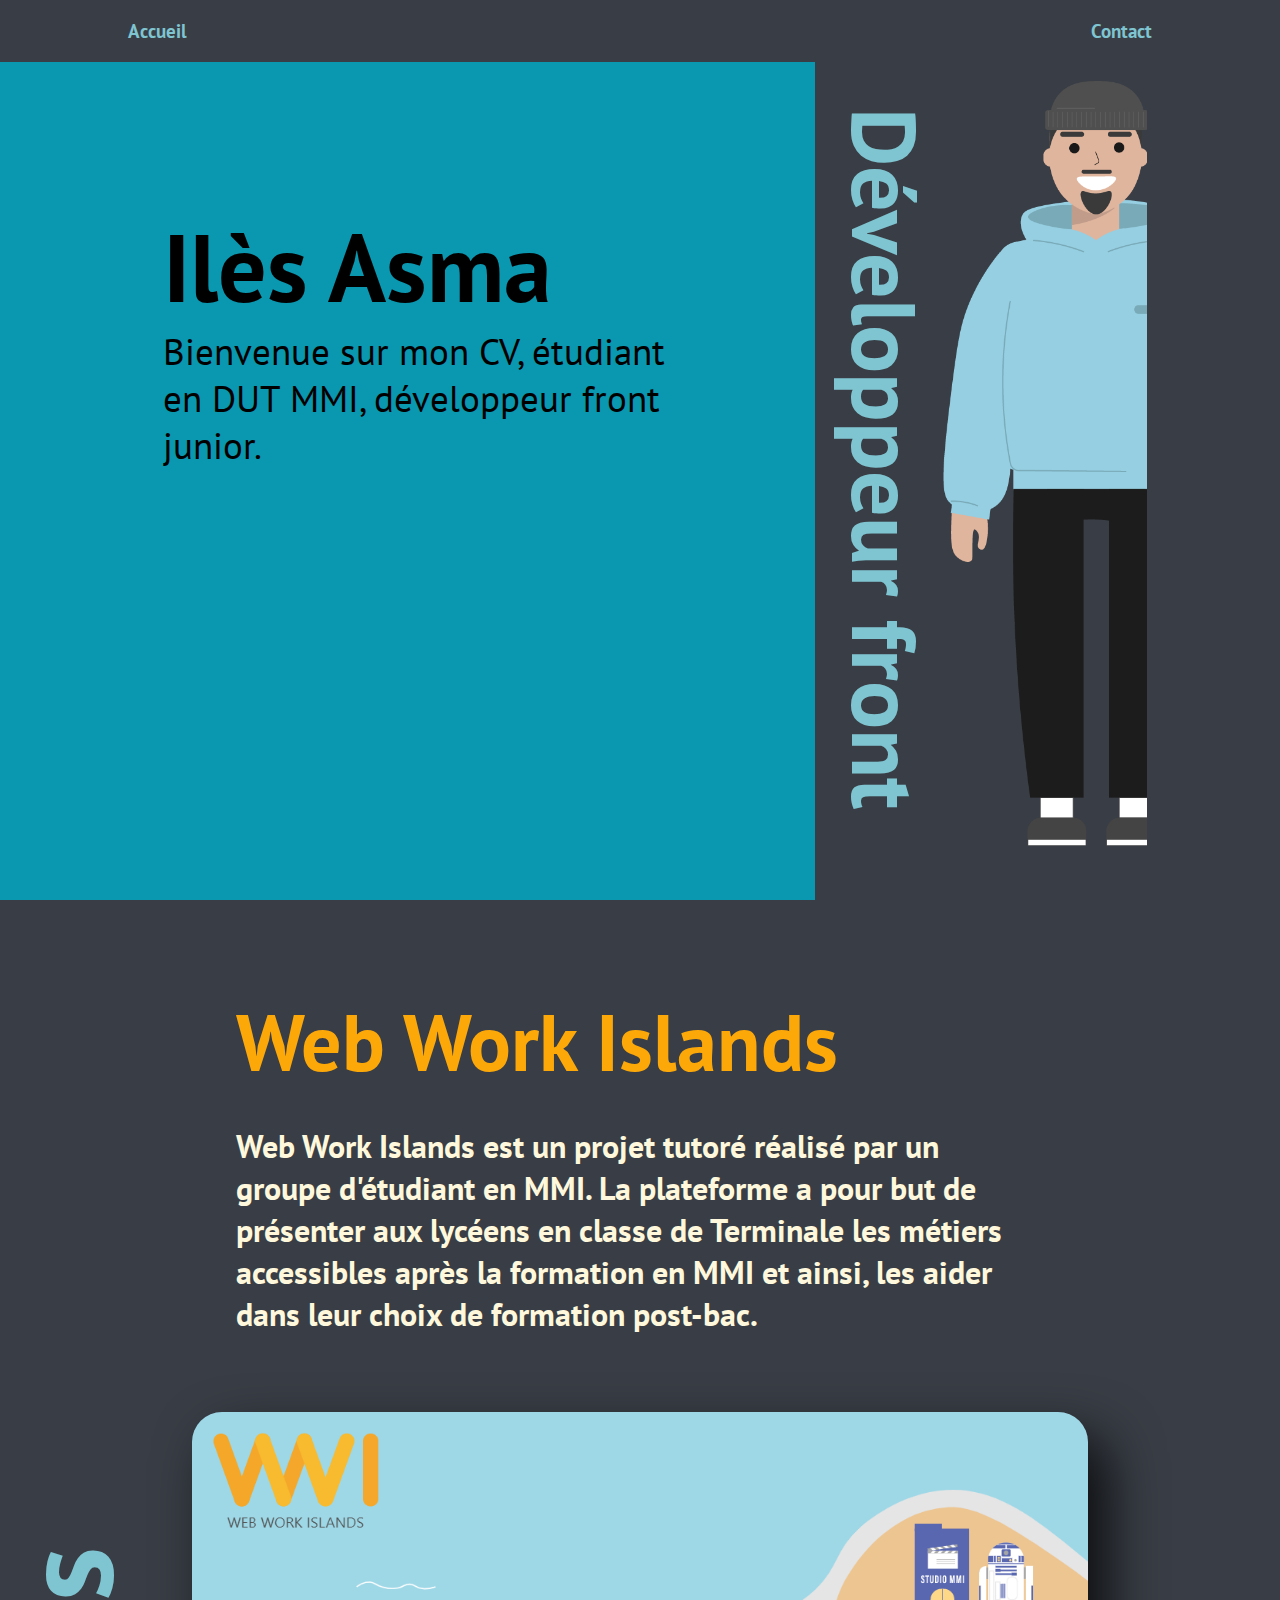
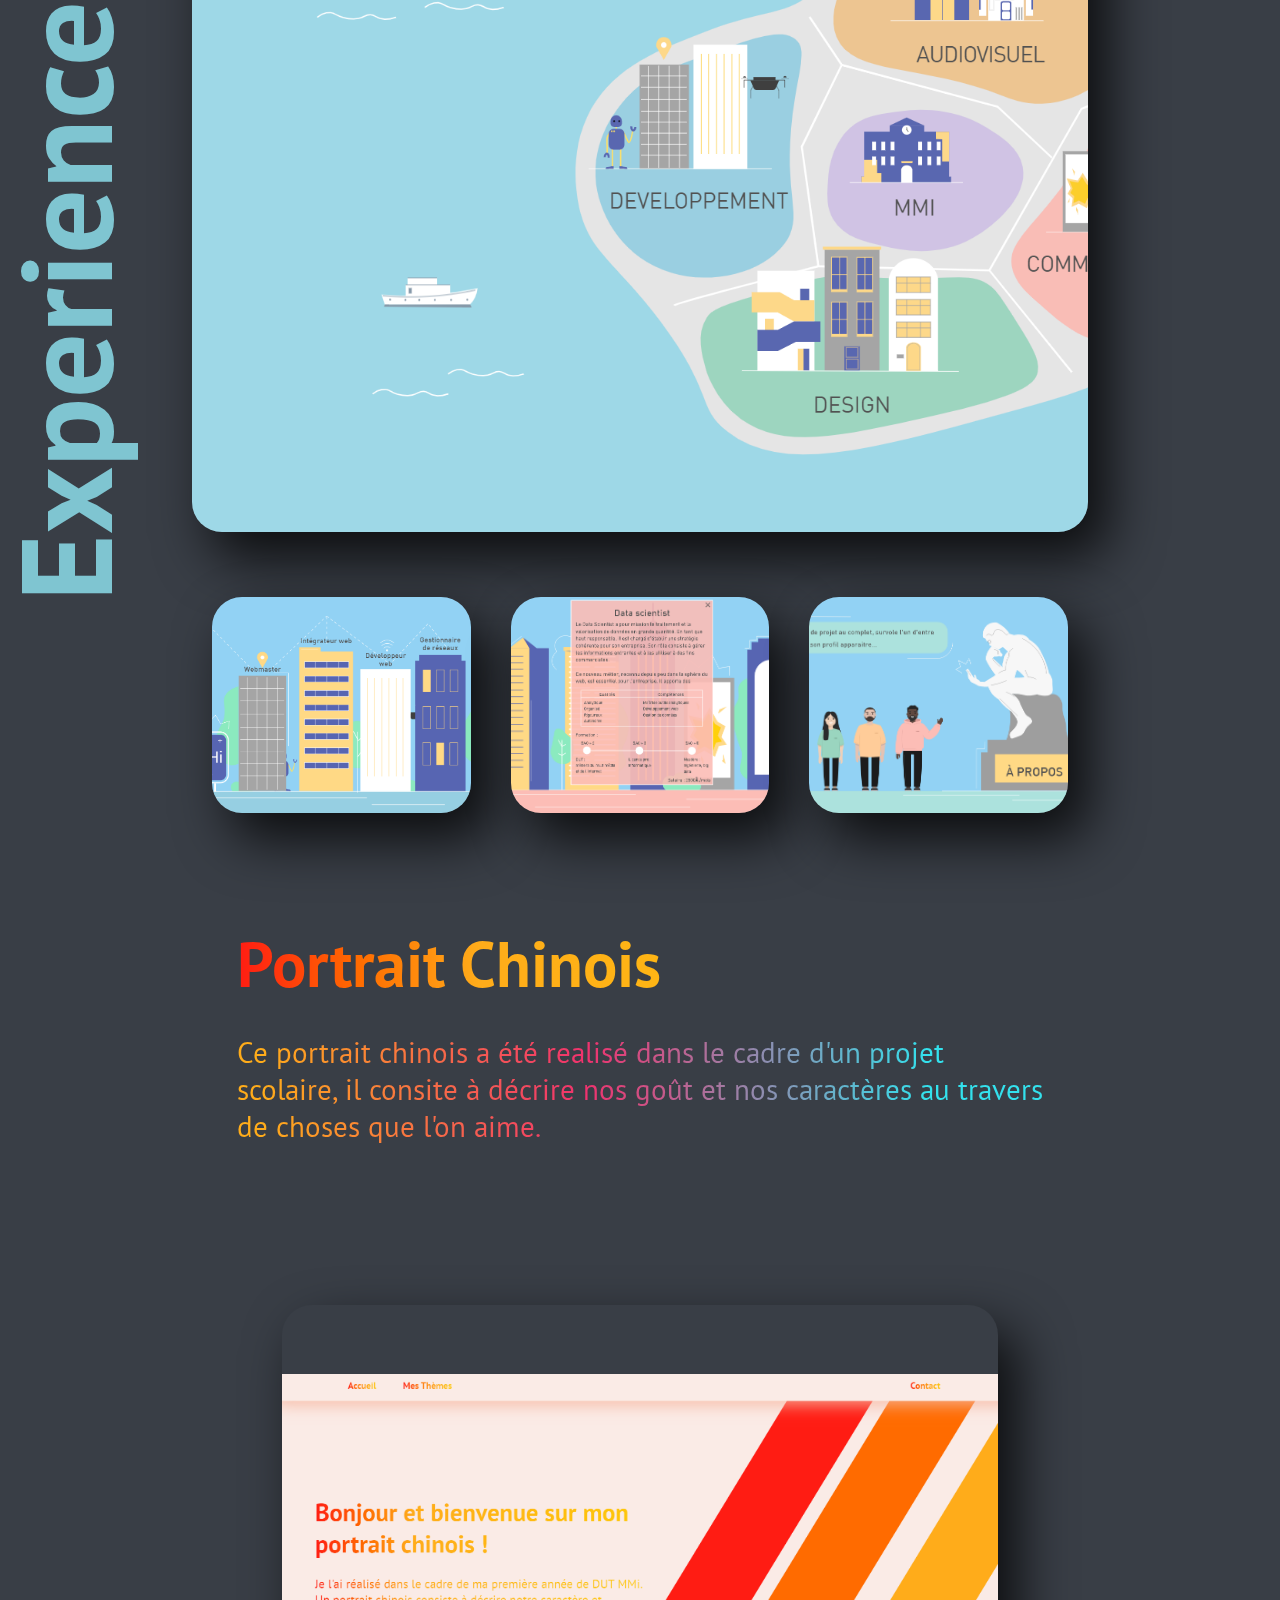
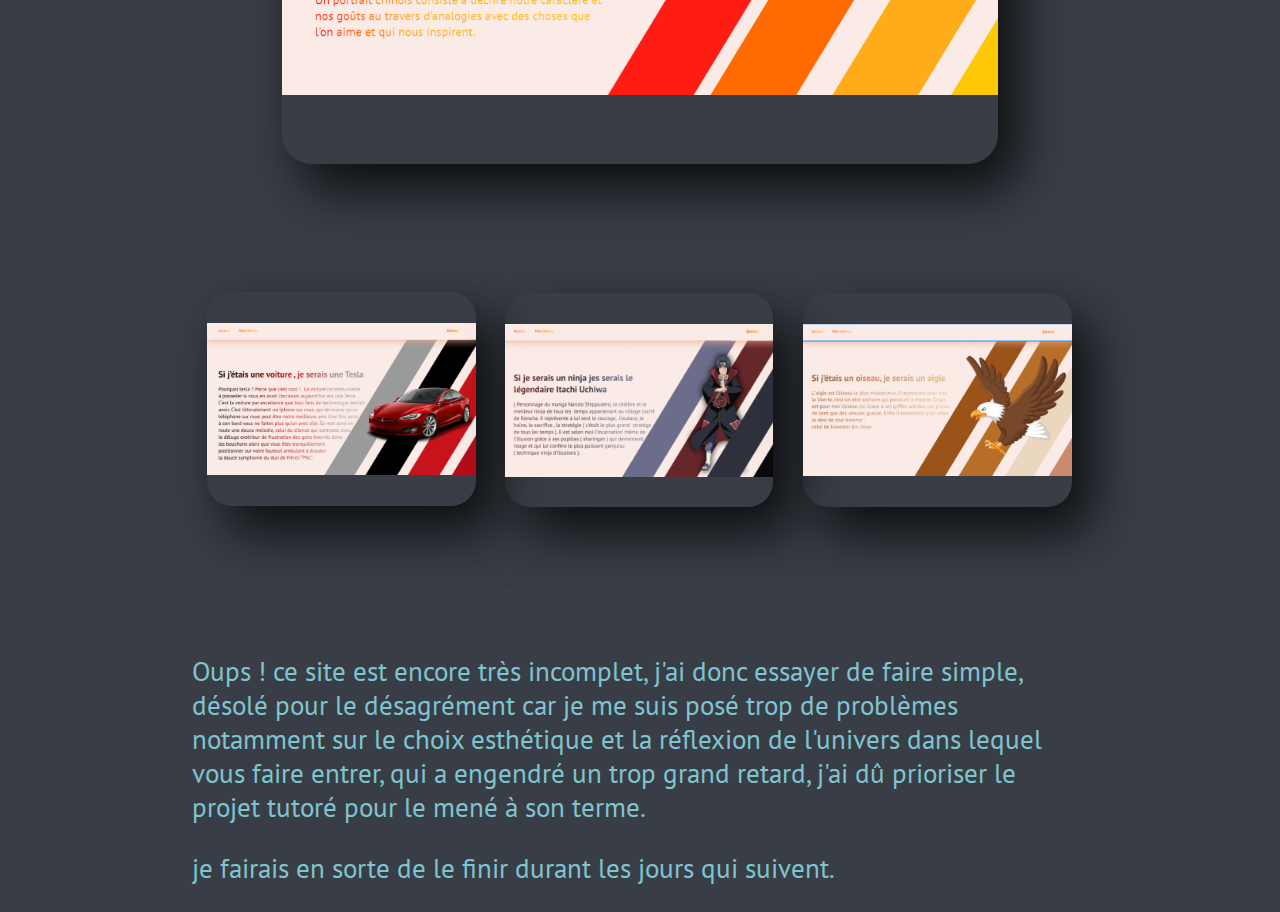
<file: index.html>
<!DOCTYPE html>
<html lang="fr">

<head>
    <meta charset="UTF-8">
    <meta name="viewport" content="width=device-width, initial-scale=1.0">
    <link href="styles.css" rel="stylesheet">
    <title>Asma ilès</title>
</head>

<body>
    <nav>
        <ul class="nav-links">
            <li><a href="#">Accueil</a></li>
        </ul>

        <ul class="right-links">
            <li><a href="contact.html">Contact</a></li>
        </ul>
    </nav>

    <div class="container-home">

        <div class="home-item1">

            <div class="home-txt">
                <h1>Ilès Asma</h1>
                <p class="home-p">Bienvenue sur mon CV, étudiant en DUT MMI, développeur front junior.</p>
            </div>
        </div>

        <div class="home-item2">
            <div class="home-avatar">
            </div>
            <p class="vertical-txt1">Développeur front</p>

        </div>

    </div>
    <div class="experiences-container">


        <h1 class="h1-container">Experiences</h1>

        <div class="wwi-projet">
            <h1 class="xp-h1">Web Work Islands</h1>
            <p class="wwi-p"> Web Work Islands est un projet tutoré réalisé par un groupe d'étudiant en MMI. La
                plateforme
                a
                pour but de présenter aux lycéens en classe de Terminale les métiers accessibles après la
                formation en MMI et ainsi, les aider dans leur choix de formation post-bac.</p>
        </div>


        <div class="xp-item1">

        </div>


        <div class="xp-item2">
            <div class="image1-item2">

            </div>

            <div class="image2-item2">

            </div>

            <div class="image3-item2">

            </div>
        </div>

        <div class="xp-item3">

            <div class="portrait-chn">
                <h1 class="pt-chn-h1">Portrait Chinois</h1>
                <p class="p-portraitCHN">Ce portrait chinois a été realisé dans le cadre d'un projet scolaire, il
                    consite à décrire nos goût et nos caractères au travers de choses que l'on aime.</p>
            </div>
            <div class="pt-chn">

            </div>

            <div class="image4-item3">

            </div>

            <div class="image5-item3">

            </div>

            <div class="image6-item3">

            </div>
        </div>

        <div class="pas-fini">
            <p>Oups ! ce site est encore très incomplet, j'ai donc essayer de faire simple, désolé pour le désagrément
                car je me suis posé trop de problèmes notamment sur le choix esthétique et la réflexion de l'univers
                dans lequel vous faire entrer, qui a engendré un trop grand retard, j'ai dû prioriser le projet tutoré
                pour le mené à son terme.</p>
            <p>je fairais en sorte de le finir durant les jours qui suivent.</p>


        </div>

    </div>










</body>

</html>
</file>
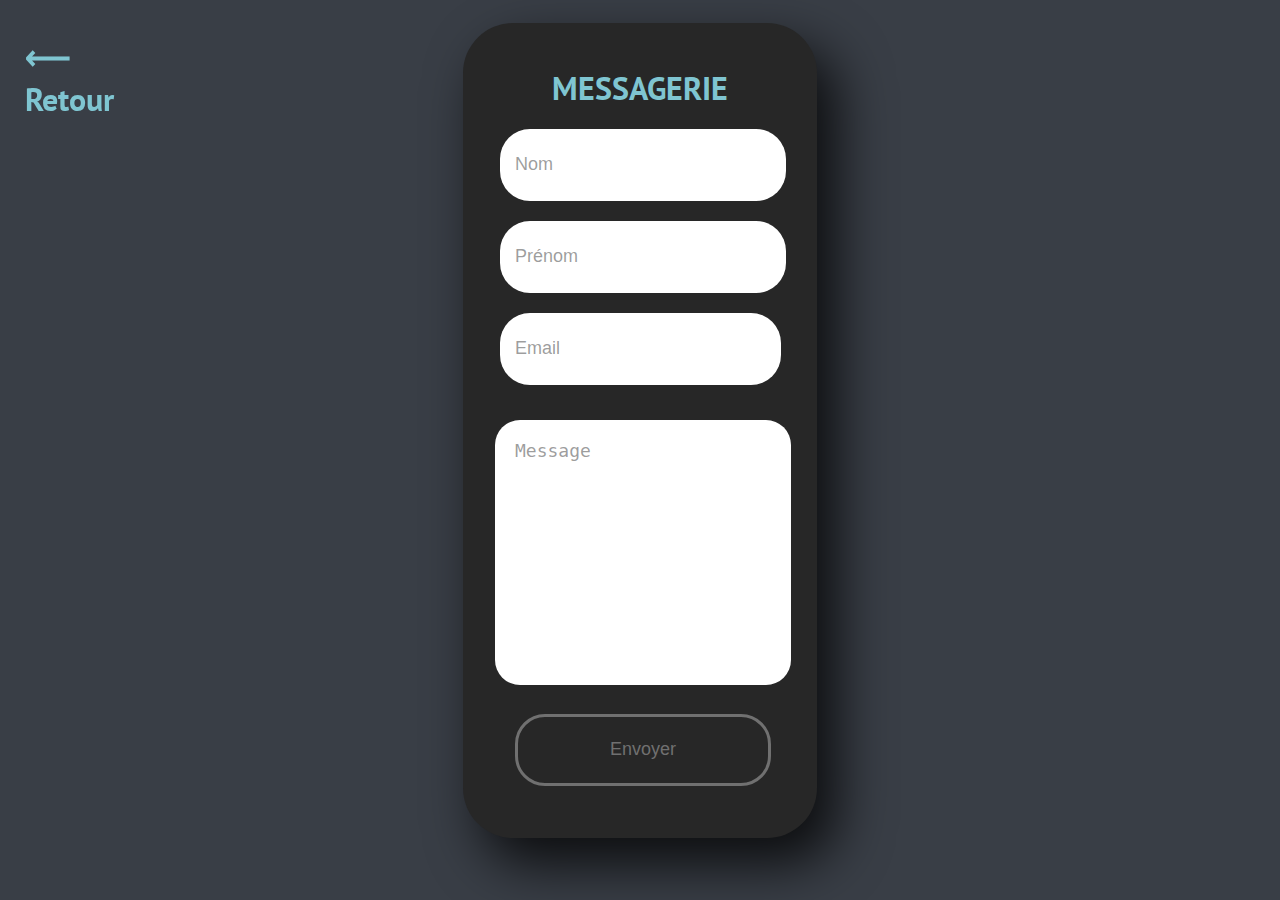
<file: contact.html>
<!DOCTYPE html>
<html lang="fr">

<head>
    <meta charset="UTF-8">
    <meta name="viewport" content="width=device-width, initial-scale=1.0">
    <link href="styles.css" rel="stylesheet">
    <title>contact</title>
</head>

<body>
    <a class="retour" href="index.html">
        <h1> &xlarr; Retour </h1>
    </a>


    <div class="main">
        <div class="contact">
            <h1 class="h1-msg">MESSAGERIE</h1>
            <form action="formulaire.php" method="GET">

                <input required name="nom" type="text" class="case" placeholder="Nom" />

                <input required name="prenom" type="text" class="case" placeholder="Prénom" />

                <input required name="email" type="email" class="case" placeholder="Email" />

                <textarea required name="comment" class="case" placeholder="Message"></textarea>
              
                <input type="submit" value="Envoyer" />
            </form>
        </div>
    </div>


</body>

</html>
</file>
<file: styles.css>
@import url('https://fonts.googleapis.com/css?family=PT+Sans:400,700&display=swap');


body {
    margin: 0;
    background-color: #393e46;


}
nav {
    overflow: hidden;
    position: fixed;
    z-index: 1;
    top: 0;
    font-family: 'PT Sans', sans-serif;
    font-style: normal;
    font-weight: 700;
    font-size: 19px;
    display: flex;
    width: 100%;
    justify-content: space-between;
    align-items: center;
    /*inutile cette hauteur en vh*/
    /* min-height: 10vh; */

    background-color:#393e46;

}

.nav-links li {
    padding-right: 50px;
    padding-left: 0px;
}

.nav-links {
    list-style: none;
    margin-left: 10%;
    padding: 0px;
}

li {
    display: inline;
}

.right-links {
    list-style: none;
    margin-right: 10%;
    padding: 0px;
}

a {
    text-decoration: none;
    color: #7fc5d1;
   
}






.container-home {

    display: flex;
    position: relative;

}

.home-item1 {

    background-color: #0a97b0;
    height: 100vh;
    width: 70vw;


}

.home-txt {
    font-family: 'PT Sans', sans-serif;

    margin-left: 20%;
    margin-top: 25%;

    width: 40vw;

}

.home-p {
    font-size: 2.3rem;
    margin-top: 0px;

}

.home-txt h1 {
    font-size: 6rem;
    margin-top: 0px;
    margin-bottom: 0px;

}


.home-item2 {
    background-color: #393e46;

    align-items: center;
    justify-content: center;
    height: 100vh;
    width: 40vw;


}

.home-avatar {
    left: 10vw;
    top: 9vh;

    position: relative;
    height: 85vh;
    background-image: url(images/avatar-iles.png);
    background-size: cover;
    background-repeat: no-repeat;
    width: 16vw;




}



.vertical-txt1 {
    font-family: 'PT Sans', sans-serif;
    font-weight: 700;
    font-size: 10vh;
    margin-top: -73vh;

    color: #7fc5d1;
    margin-left: 1vw;

    writing-mode: vertical-lr;
    text-orientation: sideways
}

/*=========================================*/

.experiences-container {
    position: relative;
    height: 100vh;
    display: flex;
    flex-wrap: wrap;
    width: 100%;

    justify-content: center;



    /* border: red solid 3px ; */
}

.wwi-projet {

    position: relative;
    top: 10%;
    left: -8%;
    width: 60%;
    margin: 0px;

    font-family: 'PT Sans', sans-serif;


}


.wwi-p {
    font-family: 'PT Sans', sans-serif;
    font-weight: 700;
    font-size: 2rem;
    color: cornsilk;


}



.xp-h1 {
    color: #fda809;
    font-size: 5rem;
    position: relative;

    margin: 0px;
    font-family: 'PT Sans', sans-serif;

}



.xp-item1 {

    background-image: url(images/wwi-projet.PNG);
    background-size: cover;
    background-repeat: no-repeat;

    top: 15%;
    position: relative;

    border-radius: 30px;

    width: 70%;
    height: 80%;
    -webkit-box-shadow: 19px 25px 53px 1px rgba(0, 0, 0, 0.79);
    -moz-box-shadow: 19px 25px 53px 1px rgba(0, 0, 0, 0.79);
    box-shadow: 19px 25px 53px 1px rgba(0, 0, 0, 0.79);



}

.h1-container {
    font-size: 8rem;
    color: #7fc5d1;

    height: 4.5vh;
    position: relative;
    left: -15%;
    margin: 0px;
    padding: 0px;
    font-family: 'PT Sans', sans-serif;
    writing-mode: vertical-lr;
    text-orientation: sideways;
    transform: rotate(-180deg);
    top: 140vh;

}






.xp-item2 {
    display: flex;
    position: relative;

    justify-content: space-around;
    top: 20%;
    padding: 0px;
    width: 70%;
    height: 40vh;

    margin-bottom: 30px;

}

.image1-item2 {
    background-image: url(images/devloppement.PNG);
    background-size: cover;
    background-repeat: no-repeat;
    background-position: center;
    margin: 20px;
    width: 40%;
    height: 60%;

    border-radius: 30px;
    -webkit-box-shadow: 19px 25px 53px 1px rgba(0, 0, 0, 0.79);
    -moz-box-shadow: 19px 25px 53px 1px rgba(0, 0, 0, 0.79);
    box-shadow: 19px 25px 53px 1px rgba(0, 0, 0, 0.79);


}

.image2-item2 {
    background-image: url(images/communication.PNG);
    background-size: cover;
    background-repeat: no-repeat;
    background-position: center;
    width: 40%;
    height: 60%;
    margin: 20px;

    border-radius: 30px;
    -webkit-box-shadow: 19px 25px 53px 1px rgba(0, 0, 0, 0.79);
    -moz-box-shadow: 19px 25px 53px 1px rgba(0, 0, 0, 0.79);
    box-shadow: 19px 25px 53px 1px rgba(0, 0, 0, 0.79);

}

.image3-item2 {
    background-image: url(images/a-propos.PNG);
    background-size: cover;
    background-repeat: no-repeat;
    background-position: center;
    border-radius: 30px;
    width: 40%;
    height: 60%;
    margin: 20px;
    -webkit-box-shadow: 19px 25px 53px 1px rgba(0, 0, 0, 0.79);
    -moz-box-shadow: 19px 25px 53px 1px rgba(0, 0, 0, 0.79);
    box-shadow: 19px 25px 53px 1px rgba(0, 0, 0, 0.79);


}


.xp-item3 {
    display: flex;
    position: relative;
    justify-content: center;
    top: 15%;
    height: 170%;
    flex-wrap: wrap;
    width: 70%;


}

.portrait-chn {

    width: 90%;
    height: 30%;
    position: relative;
    margin: 0px;
    font-family: 'PT Sans', sans-serif;
}

.pt-chn-h1 {
    font-size: 4rem;
    margin: 0px;
    padding: 0px;
    background: linear-gradient(90deg, #FF1C13 0%,
            #FF6B00 15%,
            #FFAC1A 30%,
            #FEC808 100%);
    -webkit-background-clip: text;
    -webkit-text-fill-color: transparent;
}

.p-portraitCHN {

    font-family: 'PT Sans'sans-serif;
    font-weight: 500;
    font-size: 1.8rem;
    background: linear-gradient(90deg, #FFAC1A 3.13%,
            #F0326E 43.23%,
            #33E1ED 85.75%);
    -webkit-background-clip: text;
    -webkit-text-fill-color: transparent;
}



.pt-chn {

    background-image: url(images/pt-chn.PNG);
    background-size: 100%;
    background-repeat: no-repeat;
    background-position: center;
    width: 80%;
    height: 30%;
    position: relative;
    top: -13%;
    border-radius: 30px;
    -webkit-box-shadow: 19px 25px 53px 1px rgba(0, 0, 0, 0.79);
    -moz-box-shadow: 19px 25px 53px 1px rgba(0, 0, 0, 0.79);
    box-shadow: 19px 25px 53px 1px rgba(0, 0, 0, 0.79);


}

.image4-item3 {

    width: 30%;
    height: 14%;
    margin: 14px;
    position: relative;
    top: -23vh;
    background-image: url(images/chn-image4.PNG);
    background-size: 100%;
    background-repeat: no-repeat;
    background-position: center;
    border-radius: 25px;
    -webkit-box-shadow: 19px 25px 53px 1px rgba(0, 0, 0, 0.79);
    -moz-box-shadow: 19px 25px 53px 1px rgba(0, 0, 0, 0.79);
    box-shadow: 19px 25px 53px 1px rgba(0, 0, 0, 0.79);

}

.image5-item3 {

    width: 30%;
    height: 14%;
    margin: 15px;
    position: relative;
    top: -23vh;

    background-image: url(images/chn-image5.PNG);
    background-size: 100%;
    background-repeat: no-repeat;
    background-position: center;
    border-radius: 25px;
    -webkit-box-shadow: 19px 25px 53px 1px rgba(0, 0, 0, 0.79);
    -moz-box-shadow: 19px 25px 53px 1px rgba(0, 0, 0, 0.79);
    box-shadow: 19px 25px 53px 1px rgba(0, 0, 0, 0.79);

}

.image6-item3 {

    width: 30%;
    height: 14%;
    margin: 15px;
    position: relative;
    top: -23vh;
    border-radius: 25px;

    background-image: url(images/chn-image6.PNG);
    background-size: 100%;
    background-repeat: no-repeat;
    background-position: center;
    -webkit-box-shadow: 19px 25px 53px 1px rgba(0, 0, 0, 0.79);
    -moz-box-shadow: 19px 25px 53px 1px rgba(0, 0, 0, 0.79);
    box-shadow: 19px 25px 53px 1px rgba(0, 0, 0, 0.79);


}

.contact {

    display: flex;
    height: 80vh;
    flex-direction: column;
    justify-content: center;

    width: 25vw;



}


.h1-msg {
    text-align: center;
    margin-bottom: 0px;
    font-family: 'PT Sans',sans-serif;
    color: #7fc5d1;
    padding: 0px;

  
  }



.main {
    padding: 30px;
    padding-bottom: 40px;
    padding-top: 10px;
    height: 85vh;
    width: 23vw;
    border-radius: 50px;
    background-color:#272727 ;
    display: flex;
    justify-content: center;
    align-items: center;

     margin: 23px auto;
    -webkit-box-shadow: 19px 25px 53px 1px rgba(0, 0, 0, 0.79);
    -moz-box-shadow: 19px 25px 53px 1px rgba(0, 0, 0, 0.79);
    box-shadow: 19px 25px 53px 1px rgba(0, 0, 0, 0.79);

}

input {

    font-size: 2vh;
    padding: 0px;



}

input[type=text] {
    margin-left: 20px;
    margin-top: 20px;
    margin-right: 20px;

    padding-left: 15px;
    padding-right: 15px;
    border-radius: 30px;
    height: 8vh;
    border: none;
    outline-style: unset;
    width: 20vw;

}

input[type=email] {
    margin: 20px;
    width: 20vw;
    padding-left: 15px;
    padding-right: 10px;
    border-radius: 30px;
    padding-bottom: 0px;
    height: 8vh;
    border: none;
    outline-style: unset;

}

textarea {
    margin: 15px;
    width: 20vw;
    padding: 20px;
    font-size: 2vh;
    height: 25vh;
    resize: none;
    outline-style: unset;
    border-radius: 25px;
    border: none;

}

::placeholder {
    color: rgba(107, 107, 107, 0.664);

}

input[type=submit] {
    margin-top: 10px;
    margin-left: 35px;

    outline-style: unset;
    height: 8vh;
    background-color: transparent;
    border-radius: 30px;
    border-style: unset;
    border: #707070 solid 3px;
    cursor: pointer;
    color: #707070;
    width: 20vw;

}

input[type=submit]:hover{
    color: #7fc5d1;
    border:#7fc5d1 solid 3px;
    
}

.pas-fini{
    margin-top: -10vh;
    width: 70vw;
   text-align: left;
    font-family: 'PT Sans',sans serif;
    color: #7fc5d1;
    font-size: 3vh;
}
.retour {
    position: fixed;
    top: 15px;
    left: 25px;
    width: 10vw;
    margin: 0;
    font-family: 'PT Sans', sans serif;
  }
</file>
